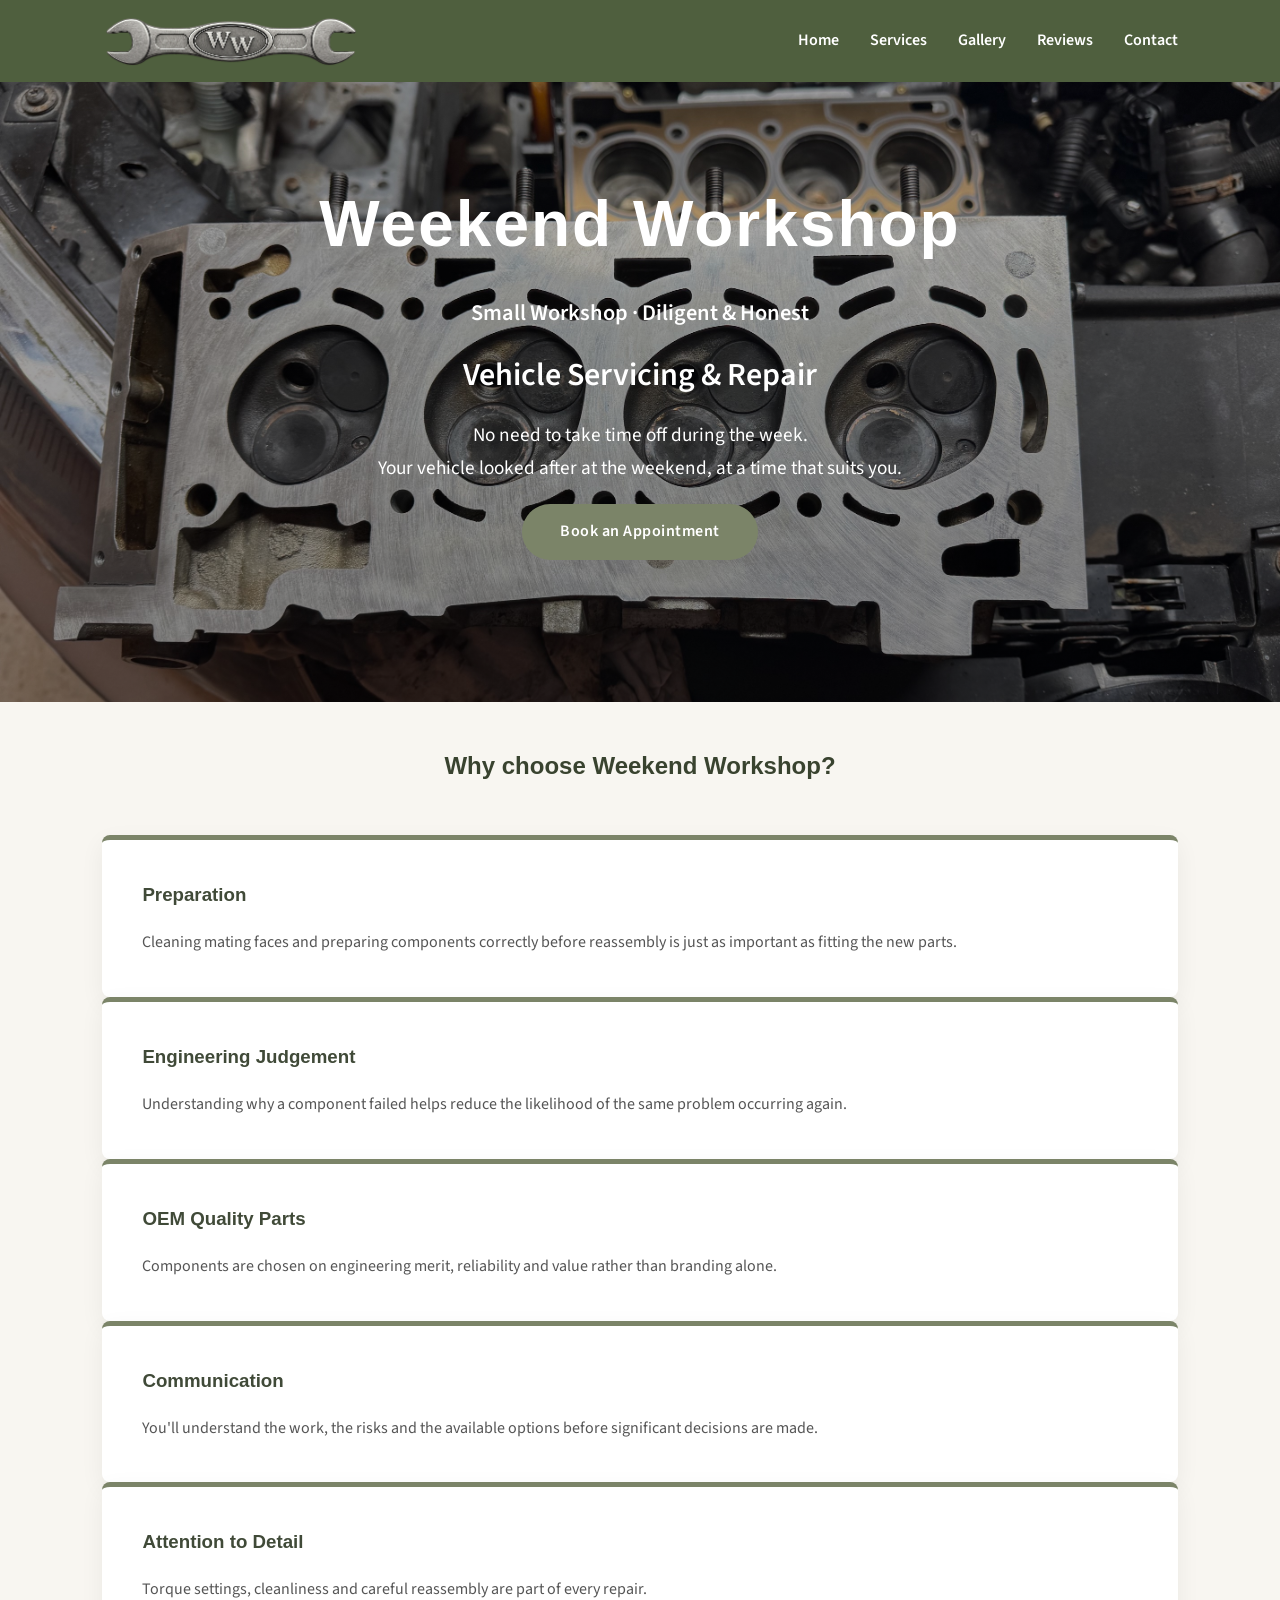
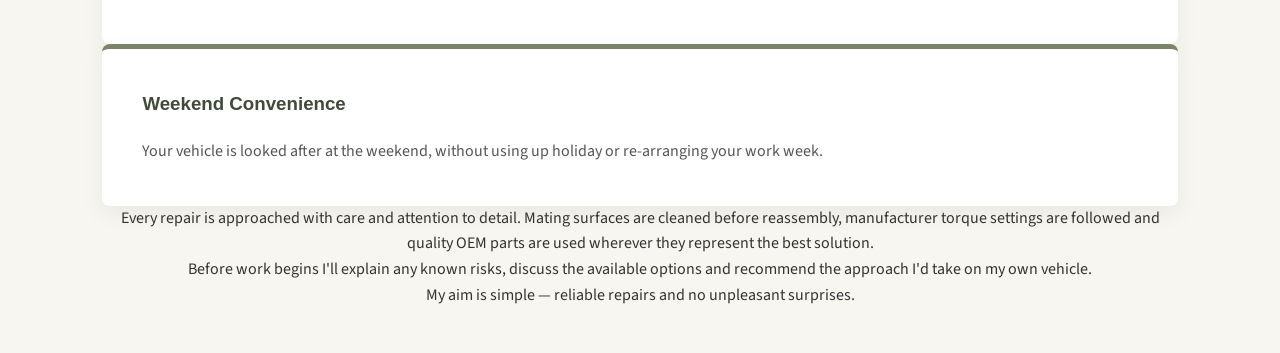
<file: index.html>
<!DOCTYPE html>
<html lang="en">
<head>
    <meta charset="UTF-8">
    <meta name="viewport" content="width=device-width, initial-scale=1.0">

    <title>Weekend Workshop | Vehicle Servicing & Repair</title>

    <meta name="description" content="Weekend vehicle servicing and repair. Diligent workmanship, honest advice and the convenience of weekend appointments.">

    <link rel="stylesheet" href="style.css">

    <link rel="preconnect" href="https://fonts.googleapis.com">
    <link rel="preconnect" href="https://fonts.gstatic.com" crossorigin>

    <link href="https://fonts.googleapis.com/css2?family=Merriweather:wght@700&family=Source+Sans+3:wght@300;400;600&display=swap" rel="stylesheet">
</head>

<body>

<header>

  <div class="logo">
    <a href="index.html">
        <img src="images/wwspanner.png"
             alt="Weekend Workshop"
             class="logo-image">
    </a>
</div>

    <nav>
        <a href="index.html">Home</a>
        <a href="services.html">Services</a>
        <a href="gallery.html">Gallery</a>
        <a href="reviews.html">Reviews</a>
        <a href="contact.html">Contact</a>
    </nav>

</header>

<section class="hero">

    <div class="hero-content">

        <div class="hero-title">
            <h1>Weekend Workshop</h1>
            <p class="hero-subtitle">
                Small Workshop · Diligent & Honest
            </p>
        </div>

        <div class="hero-service">
            <h2>Vehicle Servicing &amp; Repair</h2>
        </div>

        <div class="hero-message">
            <p>
                No need to take time off during the week.<br>
                Your vehicle looked after at the weekend,
                at a time that suits you.
            </p>
        </div>

        <div class="hero-action">
            <a href="contact.html" class="cta-button">
                Book an Appointment
            </a>
        </div>

    </div>

</section>

<section class="features">

    <h2>Why choose Weekend Workshop?</h2>

    <div class="feature">

    <h3>Preparation</h3>

    <p>
        Cleaning mating faces and preparing components
        correctly before reassembly is just as important
        as fitting the new parts.
    </p>

</div>

<div class="feature">

    <h3>Engineering Judgement</h3>

    <p>
        Understanding why a component failed helps reduce
        the likelihood of the same problem occurring again.
    </p>

</div>

<div class="feature">

    <h3>OEM Quality Parts</h3>

    <p>
        Components are chosen on engineering merit,
        reliability and value rather than branding alone.
    </p>

</div>

<div class="feature">

    <h3>Communication</h3>

    <p>
        You'll understand the work, the risks and the
        available options before significant decisions
        are made.
    </p>

</div>

<div class="feature">

    <h3>Attention to Detail</h3>

    <p>
        Torque settings, cleanliness and careful
        reassembly are part of every repair.
    </p>

</div>

<div class="feature">

    <h3>Weekend Convenience</h3>

    <p>
        Your vehicle is looked after at the weekend,
        without using up holiday or re-arranging
        your work week.
    </p>

</div>
    </div>
 </p>

        <p>
            Every repair is approached with care and attention to detail.
            Mating surfaces are cleaned before reassembly, manufacturer
            torque settings are followed and quality OEM parts are used
            wherever they represent the best solution.
        </p>

        <p>
            Before work begins I'll explain any known risks, discuss the
            available options and recommend the approach I'd take on my
            own vehicle.
        </p>

        <p>My aim is simple — reliable repairs and no
            unpleasant surprises.</p>

    </div>

</section>

</body>
</html>
</file>
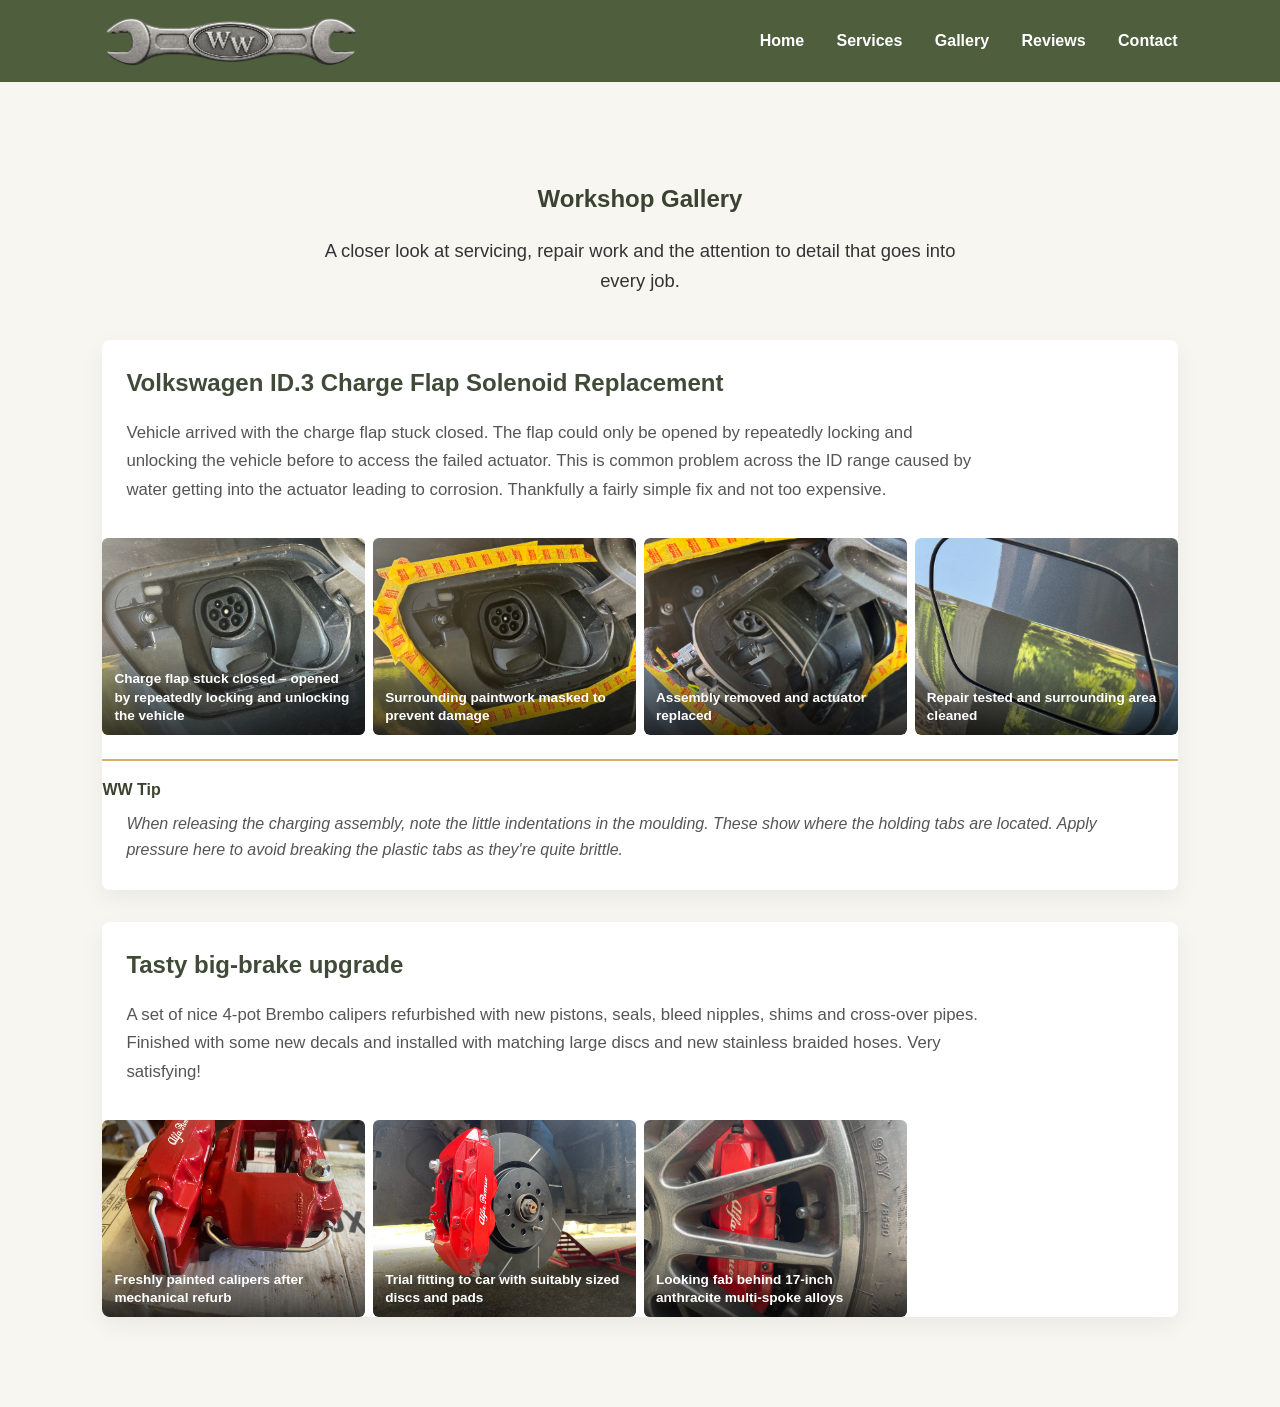
<file: gallery-temp.html>
<!DOCTYPE html>
<html lang="en">
<head>
    <meta charset="UTF-8">
    <meta name="viewport" content="width=device-width, initial-scale=1.0">
    <title>Gallery | Weekend Workshop</title>
    <meta name="description" content="Workshop gallery showing vehicle servicing and repair work by Weekend Workshop.">
    <link rel="stylesheet" href="style.css">
</head>

<body>

<header>
  <div class="logo">
    <a href="index.html">
        <img src="images/wwspanner.png"
             alt="Weekend Workshop"
             class="logo-image">
    </a>
</div>

    <nav>
        <a href="index.html">Home</a>
        <a href="services.html">Services</a>
        <a href="gallery.html">Gallery</a>
        <a href="reviews.html">Reviews</a>
        <a href="contact.html">Contact</a>
    </nav>
</header>

<main class="page-content">

    <section class="gallery-intro">
        <h1>Workshop Gallery</h1>
        <p>
            A closer look at servicing, repair work and the attention to detail
            that goes into every job.
        </p>
    </section>

   <section class="gallery-grid">

    <article class="gallery-card project-story">

         <h2>Volkswagen ID.3 Charge Flap Solenoid Replacement</h2>
         <p class="project-intro">
    Vehicle arrived with the charge flap stuck closed. The flap
    could only be opened by repeatedly locking and unlocking the
    vehicle before to access the failed actuator.  This is common problem across the ID range caused by water getting into the actuator leading to corrosion.  Thankfully a fairly simple fix and not too expensive.
</p>

    <div class="project-images">

       <figure class="project-photo">
    <img src="images/id3flap1.jpeg"
         alt="Charge flap stuck closed, opened by repeatedly locking and unlocking the vehicle">

    <figcaption>
        Charge flap stuck closed – opened by repeatedly locking and unlocking the vehicle
    </figcaption>
</figure>
       <figure class="project-photo">
    <img src="images/id3flap2.jpeg"
         alt="Surrounding paintwork masked to prevent damage">

    <figcaption>
        Surrounding paintwork masked to prevent damage
    </figcaption>
</figure>
       <figure class="project-photo">
   <figure class="project-photo">
    <img src="images/id3flap3.jpeg"
         alt="Assembly removed and actuator replaced">

    <figcaption>
        Assembly removed and actuator replaced
    </figcaption>
</figure>
      </figure>
       <figure class="project-photo">
   <figure class="project-photo">
    <img src="images/id3flap4.jpeg"
         alt="Repair tested and surrounding area cleaned">

    <figcaption>
        Repair tested and surrounding area cleaned
    </figcaption>
</figure>

    </div>
    <div class="ww-tip">
    <div class="ww-tip-title">WW Tip</div>

    <p>
        When releasing the charging assembly, note the little indentations in the moulding. These show where the holding tabs are located.
        Apply pressure here to avoid breaking the plastic tabs as they're quite brittle.
    
    </p>
</div>

    </article>

   <article class="gallery-card project-story">

         <h2>Tasty big-brake upgrade</h2>
         <p class="project-intro">
    A set of nice 4-pot Brembo calipers refurbished with new pistons, seals, bleed nipples, shims and cross-over pipes.  Finished with some new decals and installed with matching large discs and new stainless braided hoses.  Very satisfying!</p>

    <div class="project-images">

       <figure class="project-photo">
    <img src="images/brembos-painted.jpeg"
         alt="Freshly painted calipers after mechanical refurb">
    <figcaption>
        Freshly painted calipers after mechanical refurb
    </figcaption>
</figure>
       <figure class="project-photo">
    <img src="images/bigbrakes-trial-fit.jpeg"
         alt="Trial fitting to car with suitably sized discs and pads">

    <figcaption>
        Trial fitting to car with suitably sized discs and pads
    </figcaption>
</figure>
       <figure class="project-photo">
    <img src="images/bigbrakes-fitted.jpeg"
         alt="Looking fab behind 17-inch anthracite multi-spoke alloys">

    <figcaption>
        Looking fab behind 17-inch anthracite multi-spoke alloys
    </figcaption>
</figure>
         
    </div>

    </article>

</section>

</main>

</body>
</html>
</file>
<file: style.css>
/* RESET */

* {
    margin: 0;
    padding: 0;
    box-sizing: border-box;
}

body {
    font-family: 'Source Sans 3', sans-serif;
    color: #333;
    background: #f8f6f1;
    line-height: 1.6;
}

/* HEADER */

header {
    position: fixed;
    top: 0;
    left: 0;
    width: 100%;

    background: rgb(79, 95, 62);

    display: flex;
    justify-content: space-between;
    align-items: center;

    height: 82px;
    padding: 0 8%;
    z-index: 1000;
}

.logo {
    display: flex;
    align-items: center;
}

.logo-image {
    height: 50px;
    width: auto;
    display: block;
}

nav a {
    color: white;
    text-decoration: none;
    margin-left: 28px;
    font-weight: 600;
    transition: 0.25s;
}

nav a:hover {
    color: #d4b26a;
}

/* HERO */

.hero {
    min-height: 78vh;

    background:
        linear-gradient(rgba(0,0,0,.30), rgba(0,0,0,.45)),
        url("images/CylHead.jpeg");

    background-size: cover;
    background-position: center 14%;

    display: flex;
    justify-content: center;
    align-items: center;

    text-align: center;
    color: white;

    padding: 30px;
}

.hero-content {
    max-width: 700px;
    width: 100%;
    transform: translateY(25px);
}

.hero-title {
    margin-bottom: 18px;
}

.hero-title h1 {
    margin: 0 0 0 0;
    font-family: 'Montserrat', sans-serif;
    font-size: 4rem;
     line-height: 1;
    letter-spacing: 2px;
}

.hero-subtitle {
    margin: 40px 0 0 0;
    font-size: 1.4rem;
    font-weight: 600;
    color: #ffffff;
}

.hero-service {
    margin-bottom: 18px;
}

.hero-service h2 {
    margin: 0;
    font-size: 2rem;
    font-weight: 600;
}

.hero-message {
    margin-bottom: 20px;
}

.hero-message p {
    margin: 0;
    font-size: 1.2rem;
    line-height: 1.7;
}

/* CALL TO ACTION BUTTON */

.cta-button {
    display: inline-block;

    padding: 15px 38px;

    background: #7b8468;
    color: white;

    text-decoration: none;
    border-radius: 40px;

    font-weight: 600;
    letter-spacing: .5px;

    transition: 0.25s;
}

.cta-button:hover {
    background: #59624c;
    transform: translateY(-2px);
}

/* FEATURES */

.features {
    padding: 45px 8%;
    background: #f8f6f1;
    text-align: center;
}

.features h2 {
    font-family: 'Montserrat', sans-serif;
    margin-bottom: 50px;
    color: #39432f;
}

.feature-grid {
    display: grid;
    grid-template-columns: repeat(auto-fit, minmax(220px, 1fr));
    gap: 25px;
}

.feature {
    background: white;
    padding: 40px;

    border-top: 5px solid #7b8468;
    border-radius: 8px;

    box-shadow: 0 8px 24px rgba(0,0,0,.06);

    text-align: left;
    transition: 0.25s;
}

.feature:hover {
    transform: translateY(-6px);
}

.feature h3 {
    font-family: 'Montserrat', sans-serif;
    color: #404a38;
    margin-bottom: 18px;
}

.feature p {
    line-height: 1.8;
    color: #555;
}

/* ABOUT */

.about {
    background: white;
    padding: 90px 10%;
}

.about-text {
    max-width: 850px;
    margin: auto;
}

.about h2 {
    font-family: 'Montserrat', sans-serif;
    color: #39432f;
    margin-bottom: 35px;
    text-align: center;
}

.about p {
    margin-bottom: 22px;
    font-size: 1.15rem;
    line-height: 1.9;
}

/* MOBILE */

@media (max-width: 900px) {

    header {
        flex-direction: column;
        padding: 15px;
    }

    nav {
        margin-top: 15px;
    }

    nav a {
        margin: 0 10px;
    }

    .hero {
        min-height: 75vh;
    }

    .hero-content {
        transform: translateY(40px);
    }

    .hero-title h1 {
        font-size: 2.8rem;
    }

    .hero-subtitle {
        font-size: 1.2rem;
    }

    .hero-service h2 {
        font-size: 1.5rem;
    }

    .hero-message p {
        font-size: 1.05rem;
    }
}
/* GALLERY */

.page-content {
    padding-top: 110px;
}

.gallery-intro {
    padding: 70px 8% 45px;
    text-align: center;
}

.gallery-intro h1 {
    font-family: 'Montserrat', sans-serif;
    color: #39432f;
    margin-bottom: 18px;
}

.gallery-intro p {
    max-width: 650px;
    margin: 0 auto;
    font-size: 1.15rem;
}

.gallery-grid {
    display: grid;
    grid-template-columns: repeat(auto-fit, minmax(280px, 1fr));
    gap: 32px;
    padding: 0 8% 90px;
}

.gallery-card {
    background: white;
    border-radius: 8px;
    overflow: hidden;
    box-shadow: 0 8px 24px rgba(0,0,0,.06);
}

.gallery-card img {
    width: 100%;
    height: 240px;
    object-fit: cover;
    display: block;
}

.gallery-card h2 {
    font-family: 'Montserrat', sans-serif;
    color: #404a38;
    padding: 24px 24px 10px;
}

.gallery-card p {
    padding: 0 24px 28px;
    color: #555;
}
.project-photo {
    position: relative;
    overflow: hidden;
    border-radius: 6px;
}

.project-photo img {
    display: block;
    width: 100%;
}

.project-images {
    display: grid;
    grid-template-columns: repeat(4, 1fr);
    gap: 8px;
}

.project-photo {
    position: relative;
    overflow: hidden;
    border-radius: 6px;
    aspect-ratio: 4 / 3;
    background: #f8f6f1;
}

.project-photo img {
    width: 100%;
    height: 100%;
    object-fit: cover;
    display: block;
}

.project-photo figcaption {
    position: absolute;
    left: 0;
    right: 0;
    bottom: 0;

    padding: 28px 12px 10px;

    background: linear-gradient(
        transparent,
        rgba(0,0,0,0.72)
    );

    color: white;
    font-size: 0.85rem;
    font-weight: 600;
    line-height: 1.35;
}
.project-story {
    grid-column: 1 / -1;
}
.project-intro {
    max-width: 900px;
    margin: 6px 0 6px;
    font-size: 1.05rem;
    line-height: 1.7;
    color: #555;
}
.ww-tip {
    margin-top: 24px;
    padding-top: 16px;
    border-top: 2px solid #d4b26a;
}
.ww-tip p {
    font-style: italic;
}
.ww-tip-title {
    color: #39432f;
    font-weight: 700;
    font-family: 'Montserrat', sans-serif;
    margin-bottom: 8px;
}
</file>
